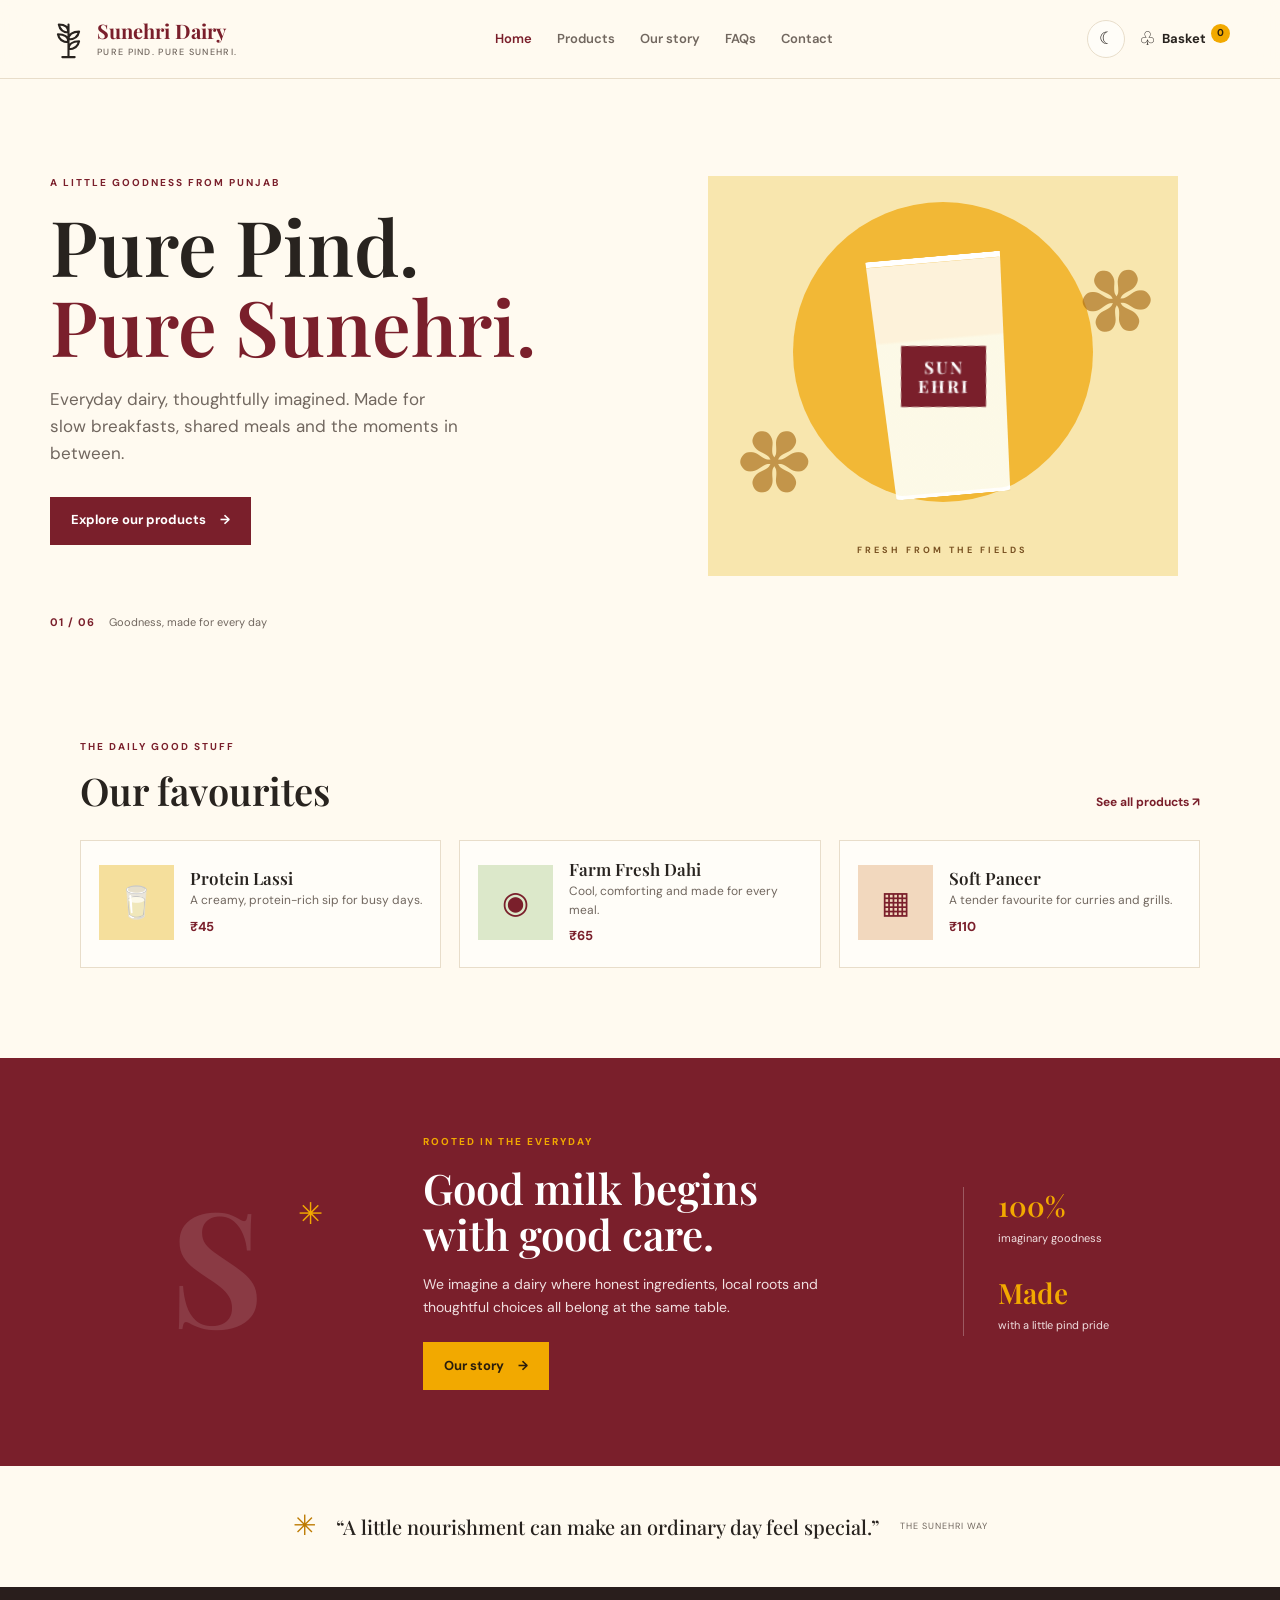
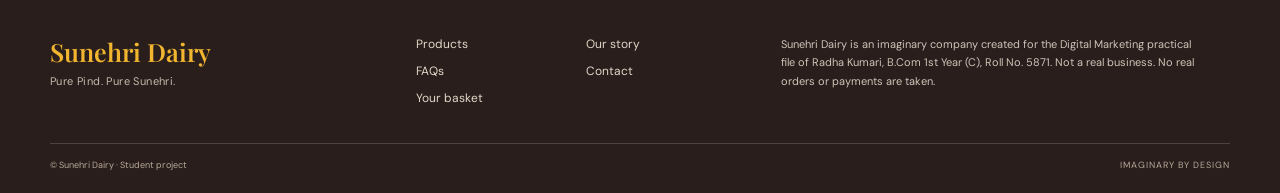
<file: index.html>
<!doctype html>
<html lang="en">
<head>
  <meta charset="utf-8">
  <meta name="viewport" content="width=device-width, initial-scale=1">
  <meta name="description" content="Meet Sunehri Dairy: fresh, nourishing dairy inspired by Punjab.">
  <title>Sunehri Dairy | Pure Pind. Pure Sunehri.</title>
  <link rel="stylesheet" href="style.css">
  <script src="script.js" defer></script>
</head>
<body>
  <div id="site-header"></div>
  <main>
    <section class="hero">
      <div class="hero-copy">
        <p class="eyebrow">A little goodness from Punjab</p>
        <h1>Pure Pind.<br><span>Pure Sunehri.</span></h1>
        <p>Everyday dairy, thoughtfully imagined. Made for slow breakfasts, shared meals and the moments in between.</p>
        <a class="button button-dark" href="products.html">Explore our products <span aria-hidden="true">&#8594;</span></a>
      </div>
      <div class="hero-art" aria-label="Illustration of a golden glass of milk surrounded by wheat" role="img">
        <span class="sun-disc"></span><span class="art-wheat wheat-one">&#10045;</span><span class="art-wheat wheat-two">&#10045;</span>
        <div class="milk-glass"><span class="glass-label">SUN<br>EHRI</span></div>
        <span class="art-caption">FRESH FROM THE FIELDS</span>
      </div>
      <div class="hero-note"><strong>01 / 06</strong><span>Goodness, made for every day</span></div>
    </section>
    <section class="home-products section-wrap">
      <div class="section-heading"><div><p class="eyebrow">The daily good stuff</p><h2>Our favourites</h2></div><a class="text-link" href="products.html">See all products <span aria-hidden="true">&#8599;</span></a></div>
      <div class="featured-grid" id="featured-products"></div>
    </section>
    <section class="farm-band">
      <div class="farm-mark">S<span>✳</span></div>
      <div><p class="eyebrow">Rooted in the everyday</p><h2>Good milk begins<br>with good care.</h2><p>We imagine a dairy where honest ingredients, local roots and thoughtful choices all belong at the same table.</p><a class="button button-light" href="about.html">Our story <span aria-hidden="true">&#8594;</span></a></div>
      <div class="farm-stats"><div><strong>100%</strong><span>imaginary goodness</span></div><div><strong>Made</strong><span>with a little pind pride</span></div></div>
    </section>
    <section class="quote-strip"><span class="quote-sun">✳</span><p>“A little nourishment can make an ordinary day feel special.”</p><span class="quote-credit">THE SUNEHRI WAY</span></section>
  </main>
  <div id="site-footer"></div>
</body>
</html>
</file>
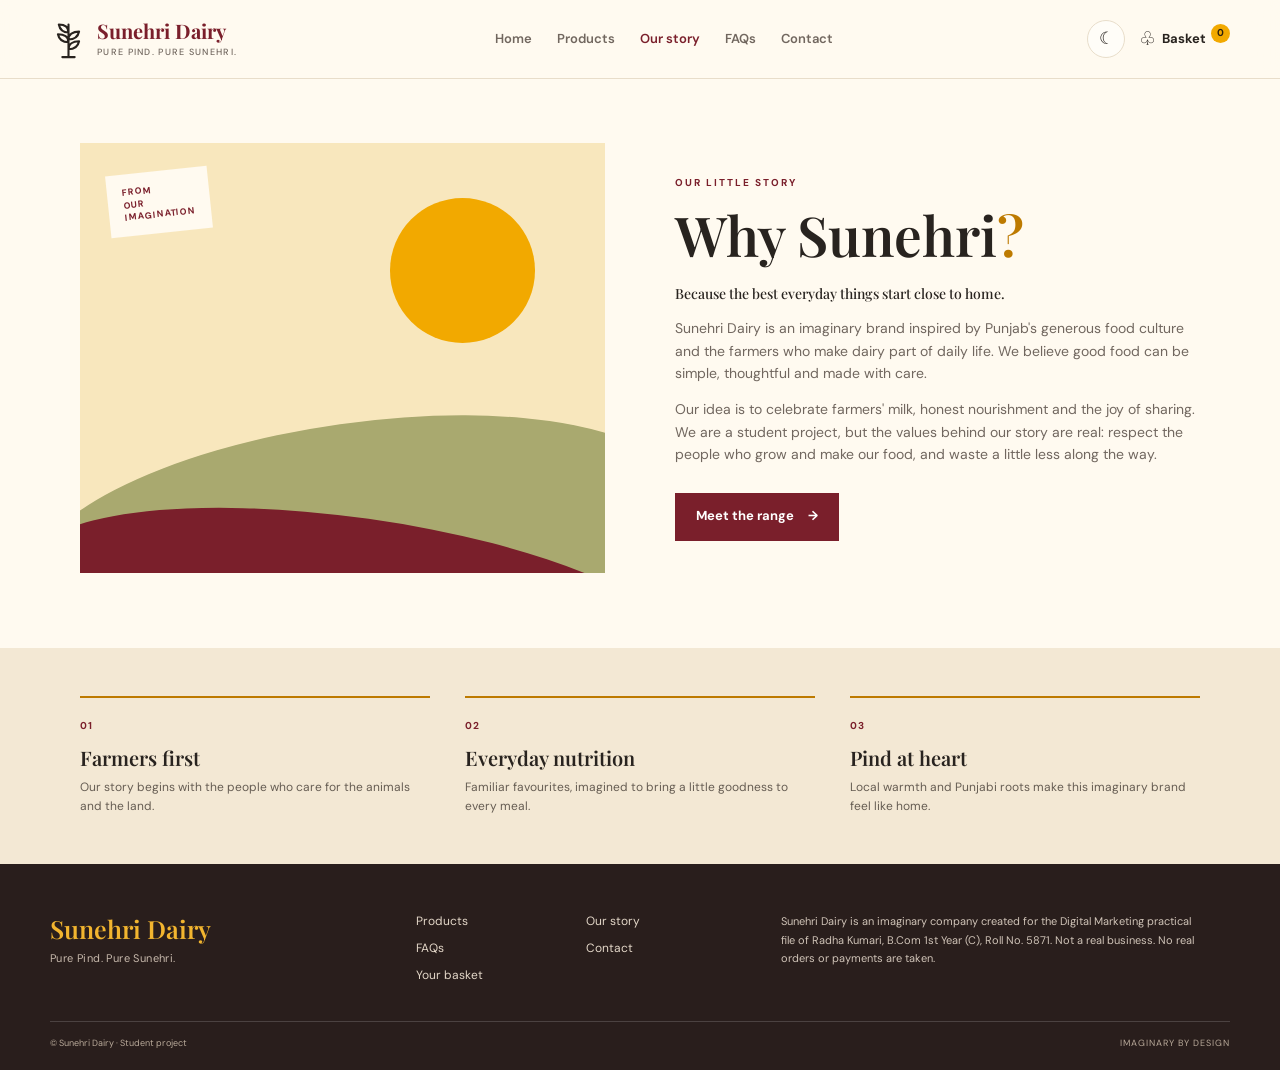
<file: about.html>
<!doctype html>
<html lang="en"><head><meta charset="utf-8"><meta name="viewport" content="width=device-width, initial-scale=1"><title>Our Story | Sunehri Dairy</title><link rel="stylesheet" href="style.css"><script src="script.js" defer></script></head>
<body><div id="site-header"></div><main class="page-main"><section class="story-hero"><div class="story-visual" role="img" aria-label="Illustrated Punjab fields at sunrise"><div class="story-sun"></div><div class="field field-back"></div><div class="field field-front"></div><span class="story-stamp">FROM<br>OUR<br>IMAGINATION</span></div><div class="story-copy"><p class="eyebrow">Our little story</p><h1>Why Sunehri<span class="title-dot">?</span></h1><p class="story-lead">Because the best everyday things start close to home.</p><p>Sunehri Dairy is an imaginary brand inspired by Punjab's generous food culture and the farmers who make dairy part of daily life. We believe good food can be simple, thoughtful and made with care.</p><p>Our idea is to celebrate farmers' milk, honest nourishment and the joy of sharing. We are a student project, but the values behind our story are real: respect the people who grow and make our food, and waste a little less along the way.</p><a class="button button-dark" href="products.html">Meet the range <span aria-hidden="true">&#8594;</span></a></div></section><section class="values-band"><div><span class="value-number">01</span><h2>Farmers first</h2><p>Our story begins with the people who care for the animals and the land.</p></div><div><span class="value-number">02</span><h2>Everyday nutrition</h2><p>Familiar favourites, imagined to bring a little goodness to every meal.</p></div><div><span class="value-number">03</span><h2>Pind at heart</h2><p>Local warmth and Punjabi roots make this imaginary brand feel like home.</p></div></section></main><div id="site-footer"></div></body></html>
</file>
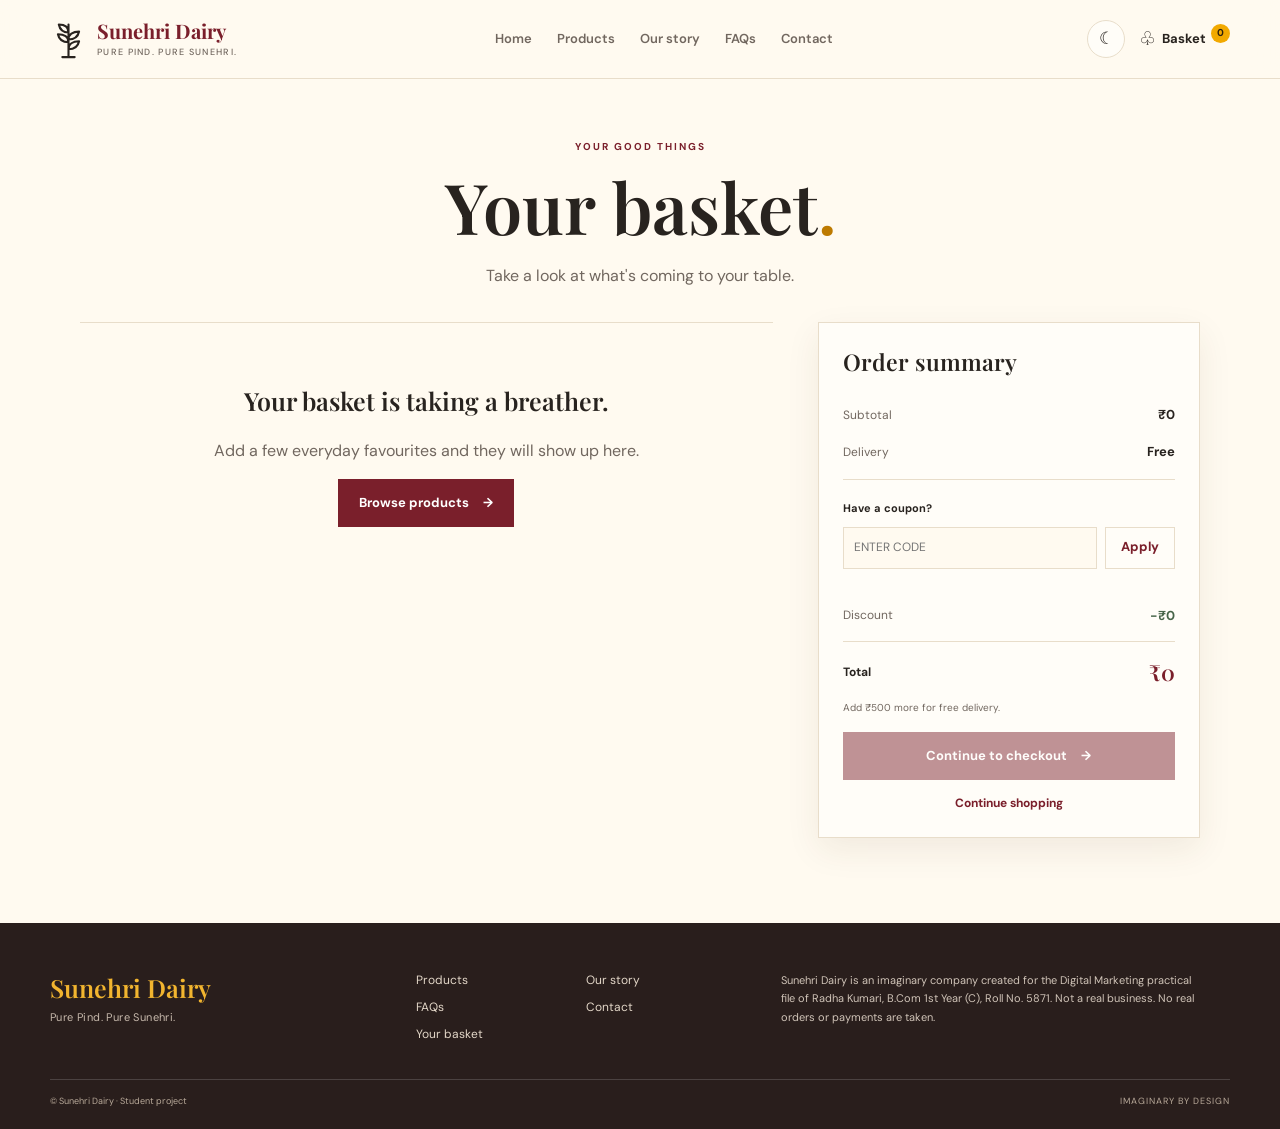
<file: cart.html>
<!doctype html>
<html lang="en"><head><meta charset="utf-8"><meta name="viewport" content="width=device-width, initial-scale=1"><title>Your Basket | Sunehri Dairy</title><link rel="stylesheet" href="style.css"><script src="script.js" defer></script></head>
<body><div id="site-header"></div><main class="page-main"><section class="page-intro compact-intro"><p class="eyebrow">Your good things</p><h1>Your basket<span class="title-dot">.</span></h1><p>Take a look at what's coming to your table.</p></section>
  <section class="cart-layout section-wrap"><div class="cart-items" id="cart-items" aria-live="polite"></div><aside class="order-summary"><h2>Order summary</h2><div class="summary-line"><span>Subtotal</span><strong id="cart-subtotal">₹0</strong></div><div class="summary-line"><span>Delivery</span><strong id="cart-delivery">₹0</strong></div><div class="coupon-area"><label for="coupon-code">Have a coupon?</label><div class="coupon-entry"><input id="coupon-code" type="text" placeholder="Enter code" autocomplete="off"><button id="apply-coupon" class="button button-outline" type="button">Apply</button></div><p class="form-message" id="coupon-message" aria-live="polite"></p></div><div class="summary-line discount-line" id="discount-row" hidden><span>Discount</span><strong id="cart-discount">−₹0</strong></div><div class="summary-line total-line"><span>Total</span><strong id="cart-total">₹0</strong></div><p class="delivery-note" id="delivery-note">Delivery is free on orders of ₹500 or more.</p><a class="button button-dark full-button" id="checkout-link" href="checkout.html">Continue to checkout <span aria-hidden="true">&#8594;</span></a><a class="continue-link" href="products.html">Continue shopping</a></aside></section>
</main><div id="site-footer"></div></body></html>
</file>
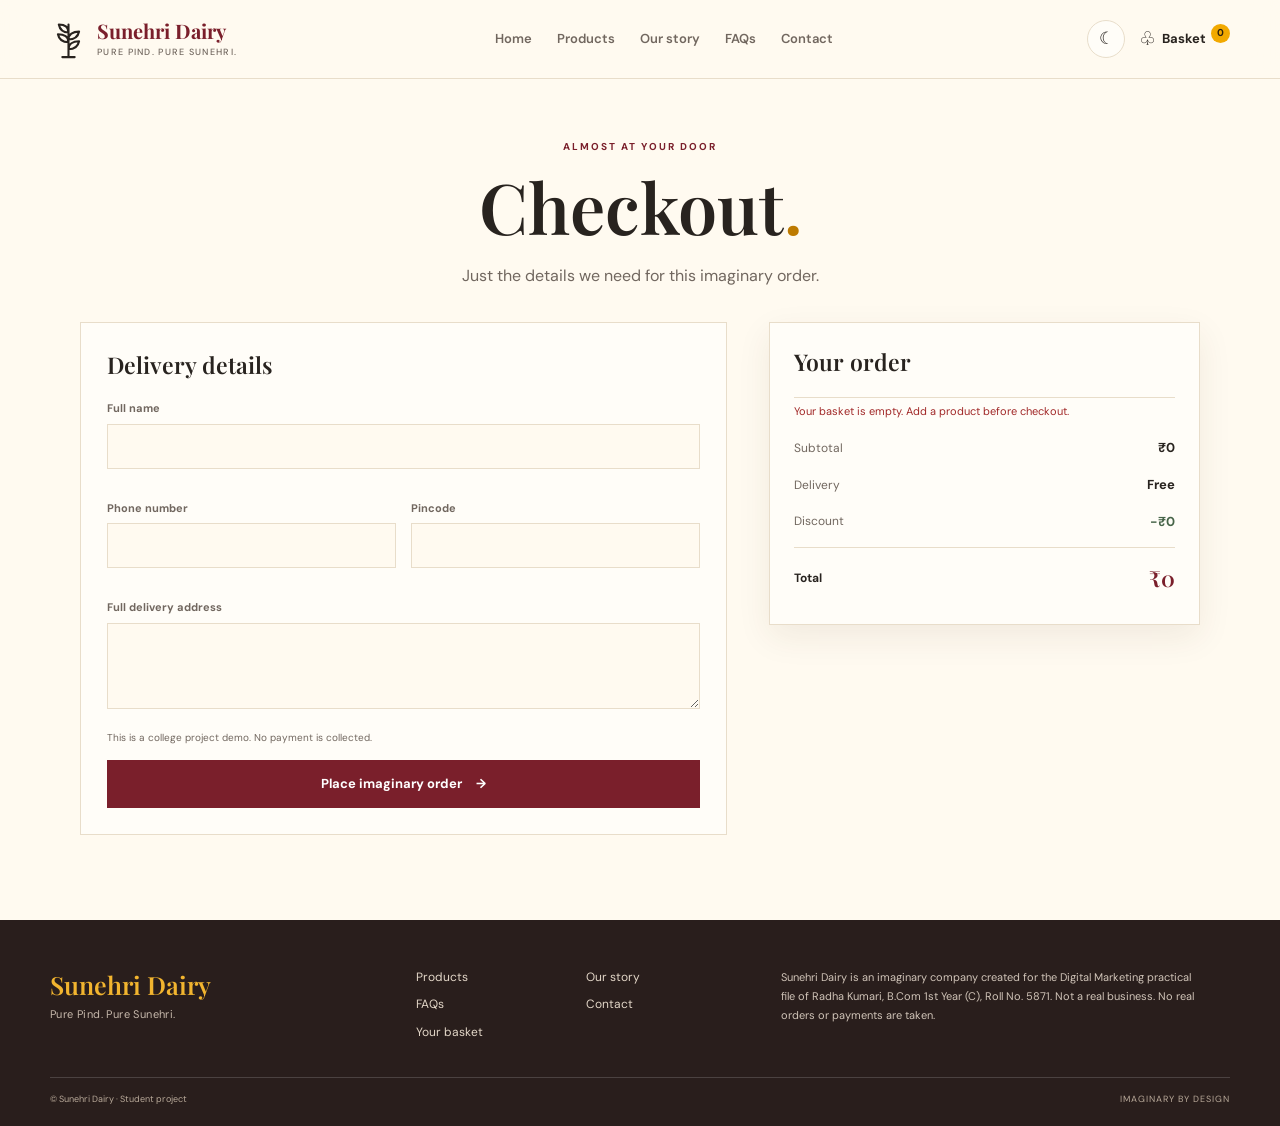
<file: checkout.html>
<!doctype html>
<html lang="en"><head><meta charset="utf-8"><meta name="viewport" content="width=device-width, initial-scale=1"><title>Checkout | Sunehri Dairy</title><link rel="stylesheet" href="style.css"><script src="script.js" defer></script></head>
<body><div id="site-header"></div><main class="page-main"><section class="page-intro compact-intro"><p class="eyebrow">Almost at your door</p><h1>Checkout<span class="title-dot">.</span></h1><p>Just the details we need for this imaginary order.</p></section>
  <section class="checkout-layout section-wrap" id="checkout-content"><form class="checkout-form" id="checkout-form" novalidate><h2>Delivery details</h2><div class="form-grid"><label class="form-field span-two">Full name<input name="name" type="text" autocomplete="name" required><small class="field-error" data-error="name"></small></label><label class="form-field">Phone number<input name="phone" type="tel" inputmode="numeric" autocomplete="tel" maxlength="10" required><small class="field-error" data-error="phone"></small></label><label class="form-field">Pincode<input name="pincode" type="text" inputmode="numeric" autocomplete="postal-code" maxlength="6" required><small class="field-error" data-error="pincode"></small></label><label class="form-field span-two">Full delivery address<textarea name="address" rows="3" autocomplete="street-address" required></textarea><small class="field-error" data-error="address"></small></label></div><p class="secure-note">This is a college project demo. No payment is collected.</p><button class="button button-dark full-button" type="submit">Place imaginary order <span aria-hidden="true">&#8594;</span></button></form><aside class="order-summary checkout-summary"><h2>Your order</h2><div id="checkout-items"></div><div class="summary-line"><span>Subtotal</span><strong id="checkout-subtotal">₹0</strong></div><div class="summary-line"><span>Delivery</span><strong id="checkout-delivery">₹0</strong></div><div class="summary-line discount-line" id="checkout-discount-row" hidden><span>Discount</span><strong id="checkout-discount">−₹0</strong></div><div class="summary-line total-line"><span>Total</span><strong id="checkout-total">₹0</strong></div></aside></section>
  <section class="confirmation section-wrap" id="confirmation" hidden aria-live="polite"><div class="confirmation-symbol">&#10003;</div><p class="eyebrow">Order noted with thanks</p><h1>That's a wrap!</h1><p>Your demo order number is <strong id="order-number"></strong>.</p><p class="confirmation-note">This is a project demonstration only. No real order has been placed and no payment was taken.</p><a class="button button-dark" href="products.html">Back to the good stuff <span aria-hidden="true">&#8594;</span></a></section>
</main><div id="site-footer"></div></body></html>
</file>
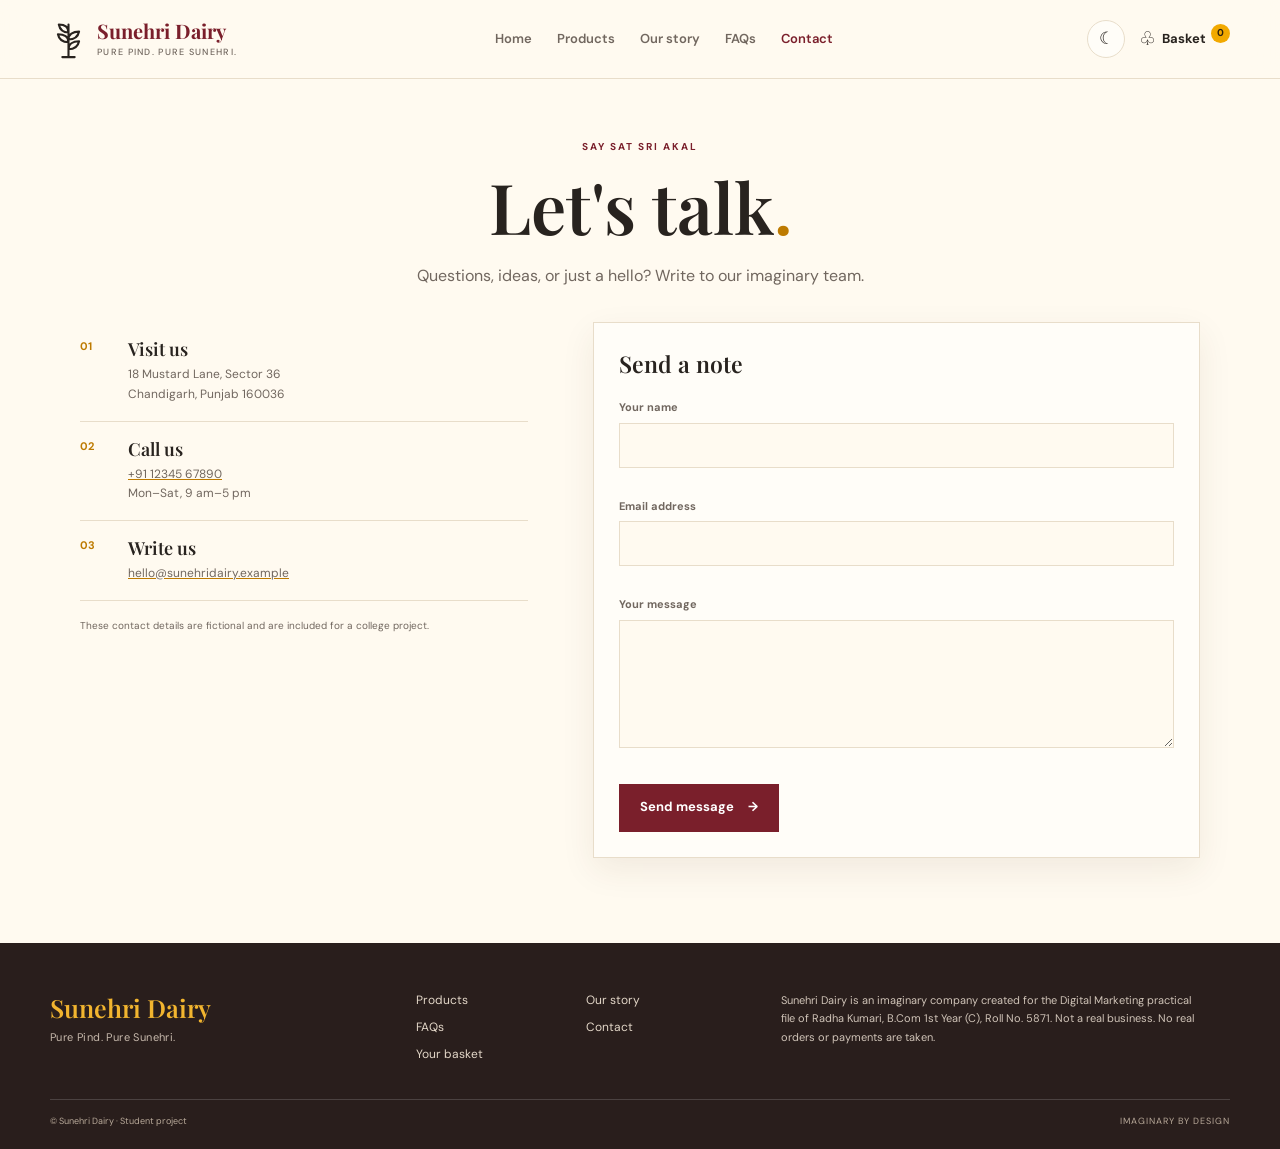
<file: contact.html>
<!doctype html>
<html lang="en"><head><meta charset="utf-8"><meta name="viewport" content="width=device-width, initial-scale=1"><title>Contact | Sunehri Dairy</title><link rel="stylesheet" href="style.css"><script src="script.js" defer></script></head>
<body><div id="site-header"></div><main class="page-main"><section class="page-intro compact-intro"><p class="eyebrow">Say sat sri akal</p><h1>Let's talk<span class="title-dot">.</span></h1><p>Questions, ideas, or just a hello? Write to our imaginary team.</p></section><section class="contact-layout section-wrap"><div class="contact-details"><div class="contact-card"><span class="contact-icon">01</span><h2>Visit us</h2><p>18 Mustard Lane, Sector 36<br>Chandigarh, Punjab 160036</p></div><div class="contact-card"><span class="contact-icon">02</span><h2>Call us</h2><p><a href="tel:+911234567890">+91 12345 67890</a><br>Mon–Sat, 9 am–5 pm</p></div><div class="contact-card"><span class="contact-icon">03</span><h2>Write us</h2><p><a href="mailto:hello@sunehridairy.example">hello@sunehridairy.example</a></p></div><p class="fake-address-note">These contact details are fictional and are included for a college project.</p></div><form class="contact-form" id="contact-form" novalidate><h2>Send a note</h2><label class="form-field">Your name<input name="name" type="text" autocomplete="name" required><small class="field-error" data-error="name"></small></label><label class="form-field">Email address<input name="email" type="email" autocomplete="email" required><small class="field-error" data-error="email"></small></label><label class="form-field">Your message<textarea name="message" rows="5" required></textarea><small class="field-error" data-error="message"></small></label><p class="form-message success-message" id="contact-success" role="status" hidden></p><button class="button button-dark" type="submit">Send message <span aria-hidden="true">&#8594;</span></button></form></section></main><div id="site-footer"></div></body></html>
</file>
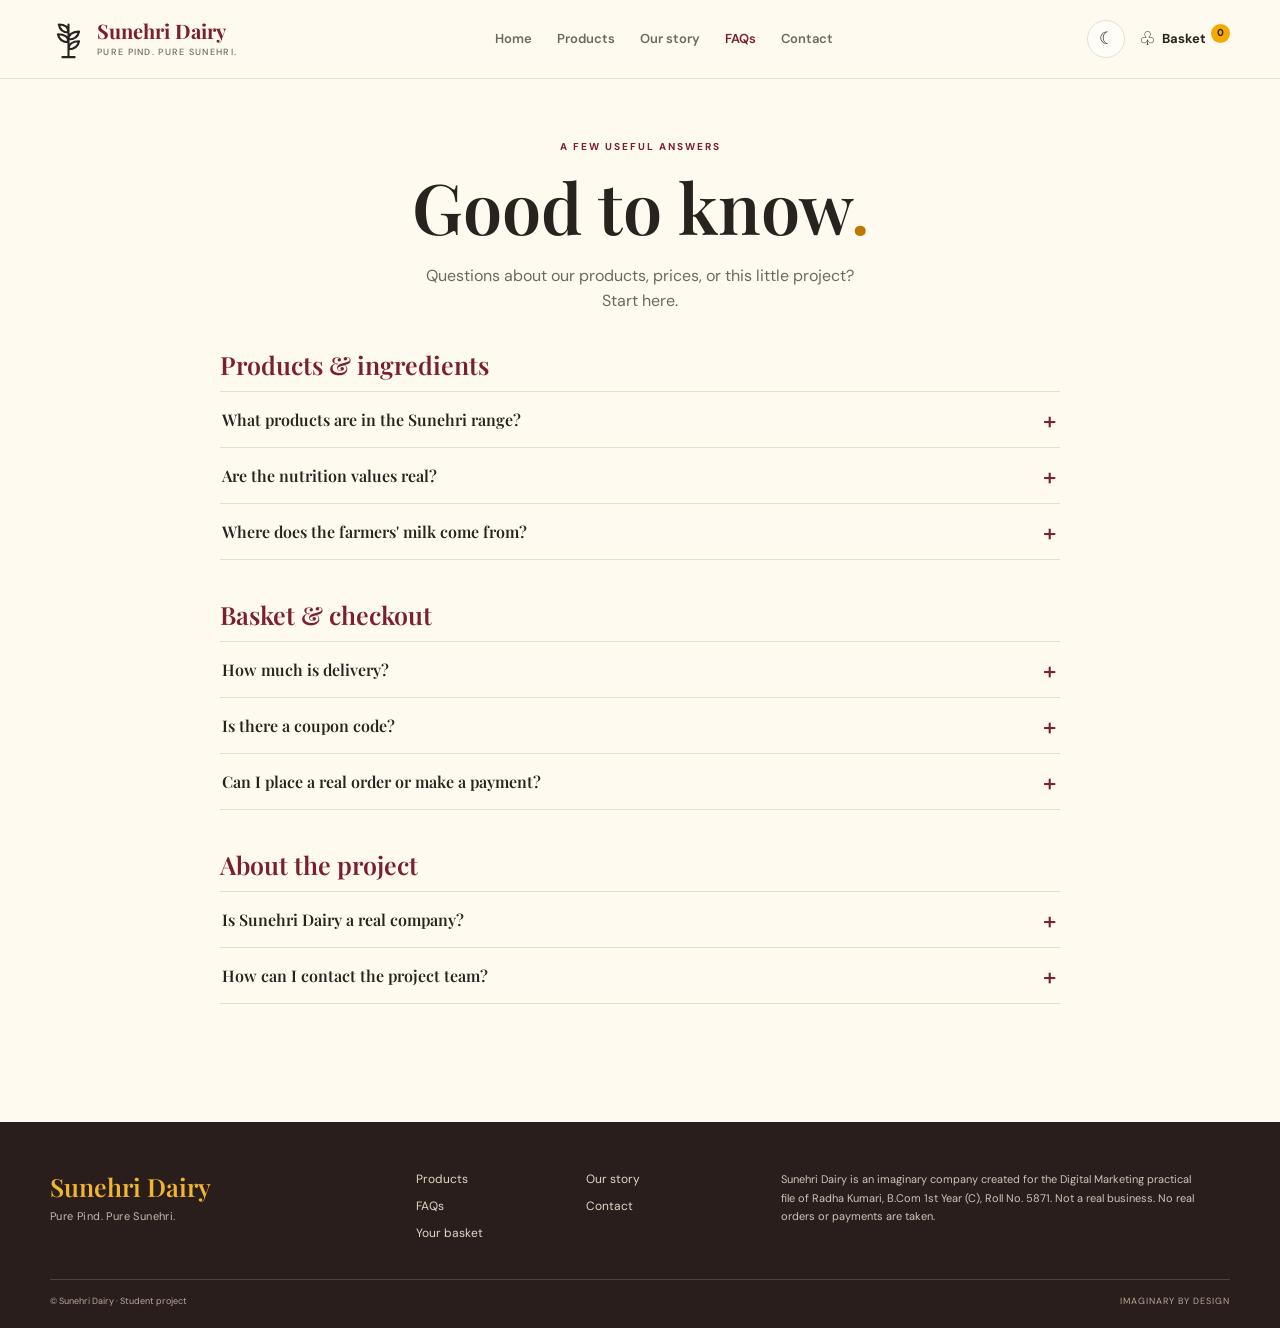
<file: faq.html>
<!doctype html>
<html lang="en">
<head><meta charset="utf-8"><meta name="viewport" content="width=device-width, initial-scale=1"><meta name="description" content="Answers to common questions about the imaginary Sunehri Dairy project."><title>FAQs | Sunehri Dairy</title><link rel="stylesheet" href="style.css"><script src="script.js" defer></script></head>
<body><div id="site-header"></div><main class="page-main"><section class="page-intro compact-intro"><p class="eyebrow">A few useful answers</p><h1>Good to know<span class="title-dot">.</span></h1><p>Questions about our products, prices, or this little project? Start here.</p></section>
  <section class="faq-list" aria-label="Frequently asked questions">
    <div class="faq-group"><h2>Products & ingredients</h2>
      <details class="faq-item"><summary>What products are in the Sunehri range?</summary><p>Our imaginary range includes Protein Lassi in Sweet, Masala, and Mango flavours, Farm Fresh Dahi, Mango Dahi, Soft Paneer, Desi Ghee, and Flavoured Milk. Browse the <a href="products.html">products page</a> for the current project prices.</p></details>
      <details class="faq-item"><summary>Are the nutrition values real?</summary><p>No. The Protein Lassi nutrition table contains invented values for this college project. It is not a real food label or dietary advice.</p></details>
      <details class="faq-item"><summary>Where does the farmers' milk come from?</summary><p>Sunehri Dairy is an imaginary company. Our story celebrates farmers and Punjab's dairy culture, but we do not source, make, or sell real products.</p></details>
    </div>
    <div class="faq-group"><h2>Basket & checkout</h2>
      <details class="faq-item"><summary>How much is delivery?</summary><p>The demo delivery fee is ₹40 on orders under ₹500. Delivery is shown as free for orders of ₹500 or more.</p></details>
      <details class="faq-item"><summary>Is there a coupon code?</summary><p>Enter PUNJAB10 in the basket to apply a 10% demo discount to the item subtotal.</p></details>
      <details class="faq-item"><summary>Can I place a real order or make a payment?</summary><p>No. This website is a student project with no backend or payment service. Checkout only creates an imaginary confirmation in your browser; no real order is sent.</p></details>
    </div>
    <div class="faq-group"><h2>About the project</h2>
      <details class="faq-item"><summary>Is Sunehri Dairy a real company?</summary><p>No. The company, products, prices, address, and phone number are fictional and created for a Digital Marketing practical file.</p></details>
      <details class="faq-item"><summary>How can I contact the project team?</summary><p>Use the contact form on our <a href="contact.html">contact page</a>. It saves the demo message only in this browser.</p></details>
    </div>
  </section>
</main><div id="site-footer"></div></body></html>
</file>
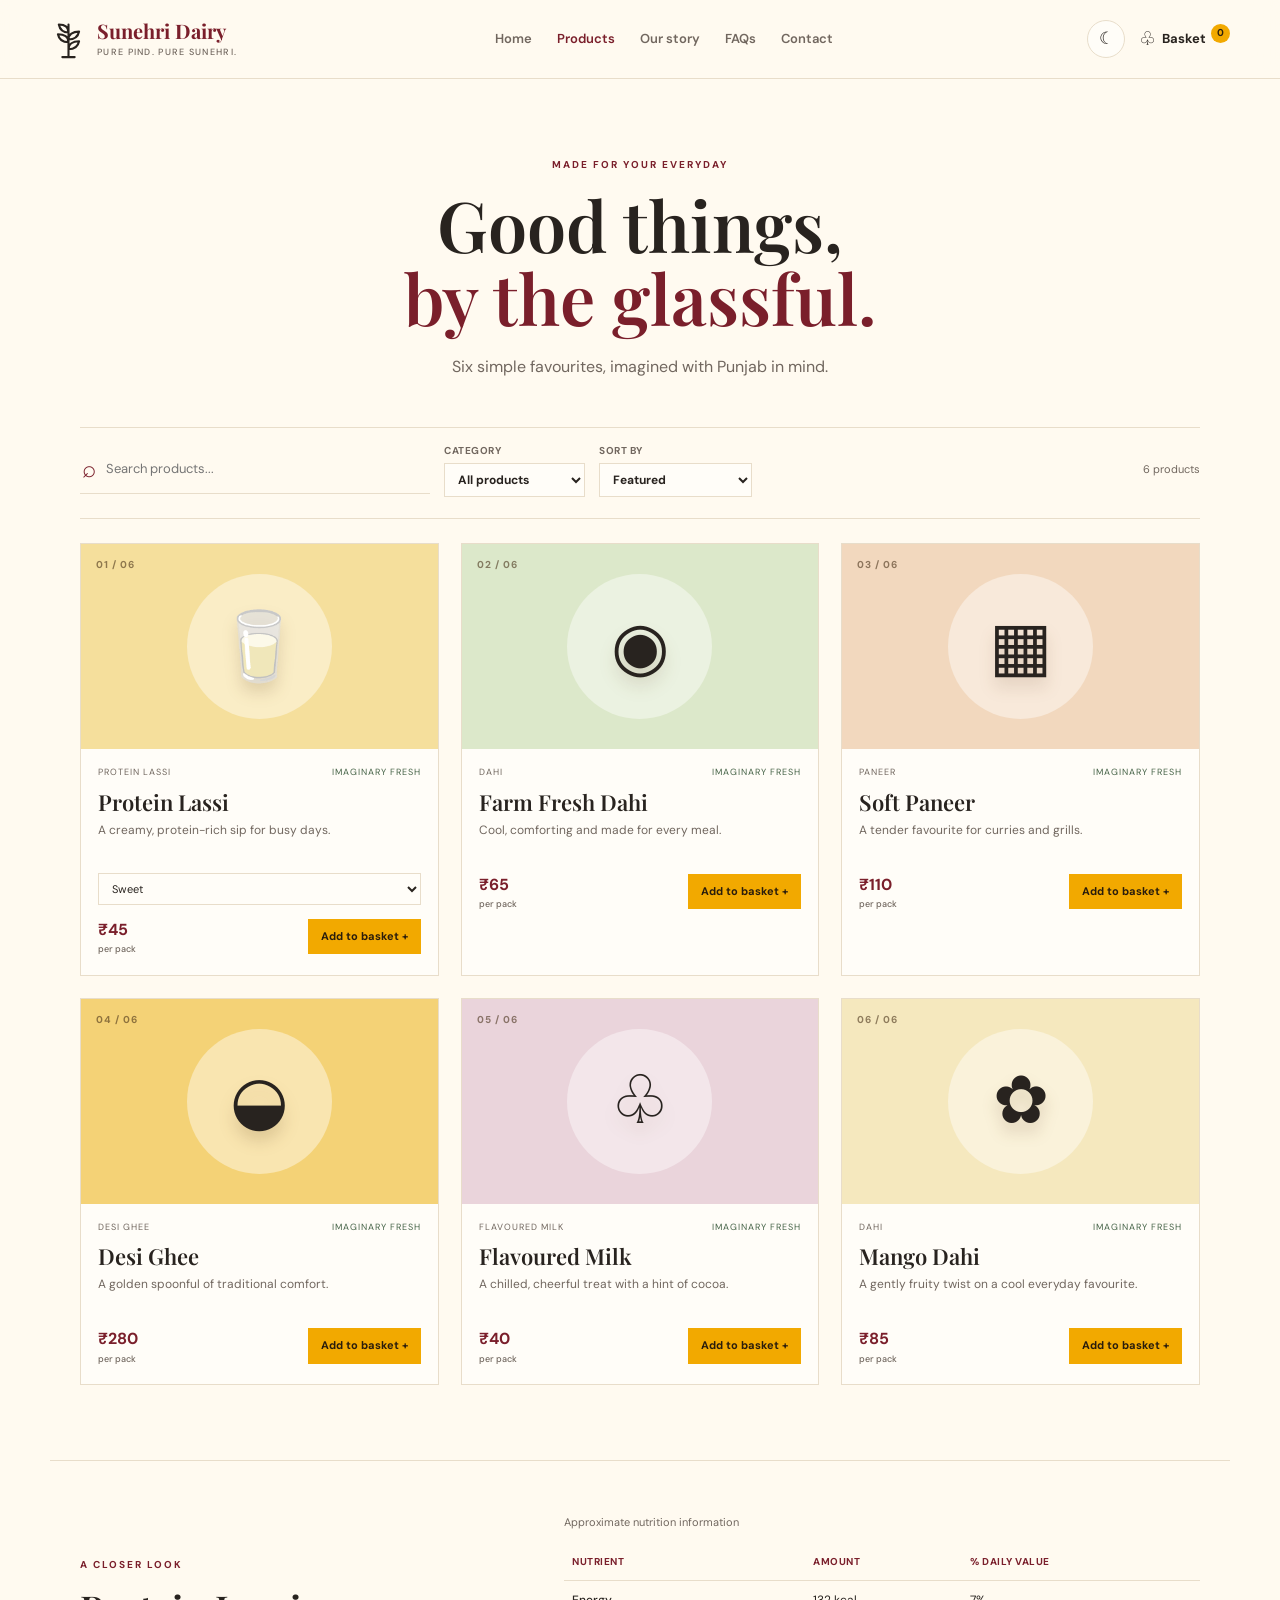
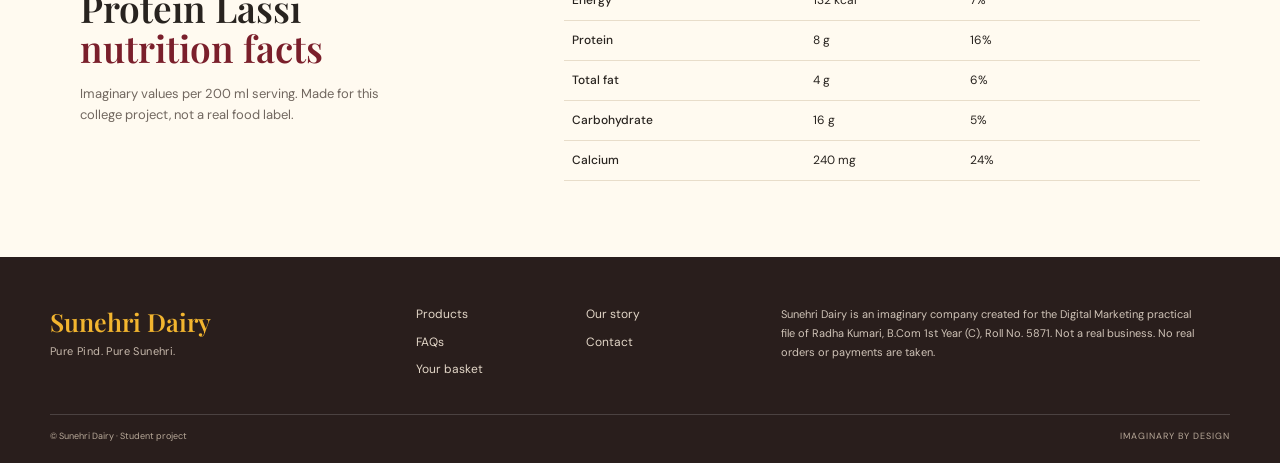
<file: products.html>
<!doctype html>
<html lang="en">
<head><meta charset="utf-8"><meta name="viewport" content="width=device-width, initial-scale=1"><meta name="description" content="Shop the Sunehri Dairy imaginary product range."><title>Our Products | Sunehri Dairy</title><link rel="stylesheet" href="style.css"><script src="script.js" defer></script></head>
<body><div id="site-header"></div><main class="page-main">
  <section class="page-intro product-intro"><p class="eyebrow">Made for your everyday</p><h1>Good things,<br><em>by the glassful.</em></h1><p>Six simple favourites, imagined with Punjab in mind.</p></section>
  <section class="catalog section-wrap">
    <div class="catalog-toolbar"><label class="search-box"><span class="visually-hidden">Search products</span><span aria-hidden="true">⌕</span><input id="product-search" type="search" placeholder="Search products..."></label>
      <label class="select-label">Category<select id="category-filter"><option value="all">All products</option><option value="lassi">Protein Lassi</option><option value="dahi">Dahi</option><option value="paneer">Paneer</option><option value="ghee">Desi Ghee</option><option value="milk">Flavoured Milk</option></select></label>
      <label class="select-label">Sort by<select id="price-sort"><option value="default">Featured</option><option value="low">Price: low to high</option><option value="high">Price: high to low</option></select></label>
      <p class="result-count" id="result-count" aria-live="polite"></p>
    </div>
    <div class="product-grid" id="product-list"></div><p class="empty-state" id="no-products" hidden>No products match that search. Try another word.</p>
  </section>
  <section class="nutrition section-wrap"><div class="nutrition-title"><p class="eyebrow">A closer look</p><h2>Protein Lassi<br><em>nutrition facts</em></h2><p>Imaginary values per 200 ml serving. Made for this college project, not a real food label.</p></div><div class="nutrition-table-wrap"><table class="nutrition-table"><caption>Approximate nutrition information</caption><thead><tr><th scope="col">Nutrient</th><th scope="col">Amount</th><th scope="col">% Daily value</th></tr></thead><tbody><tr><th scope="row">Energy</th><td>132 kcal</td><td>7%</td></tr><tr><th scope="row">Protein</th><td>8 g</td><td>16%</td></tr><tr><th scope="row">Total fat</th><td>4 g</td><td>6%</td></tr><tr><th scope="row">Carbohydrate</th><td>16 g</td><td>5%</td></tr><tr><th scope="row">Calcium</th><td>240 mg</td><td>24%</td></tr></tbody></table></div></section>
</main><div id="site-footer"></div></body></html>
</file>
<file: style.css>
@import url('https://fonts.googleapis.com/css2?family=DM+Sans:wght@400;500;600;700&family=Playfair+Display:wght@500;600;700&display=swap');

:root{color-scheme:light;--gold:#f2a900;--gold-deep:#bd7a00;--maroon:#7a1f2b;--maroon-dark:#51131c;--ink:#28231f;--muted:#71675f;--paper:#fffaf0;--surface:#fffdf8;--line:#e8ddca;--green:#466448;--shadow:0 12px 32px rgba(78,48,20,.08);font-family:'DM Sans',sans-serif;font-synthesis:none;text-rendering:optimizeLegibility}
:root[data-theme="dark"]{color-scheme:dark;--ink:#f8f0e2;--muted:#c0b3a2;--paper:#201b19;--surface:#2a2421;--line:#4a3e36;--maroon:#d4777c;--maroon-dark:#f3a5a7;--gold:#ffc642;--gold-deep:#ffd776;--green:#a4c99d;--shadow:0 12px 32px rgba(0,0,0,.2)}
*{box-sizing:border-box}html{scroll-behavior:smooth}body{margin:0;background:var(--paper);color:var(--ink);font-size:16px;line-height:1.6}a{color:inherit}button,input,select,textarea{font:inherit}button,a,input,select,textarea{ -webkit-tap-highlight-color:transparent}button{color:inherit}img,svg{max-width:100%} :focus-visible{outline:3px solid var(--gold-deep);outline-offset:3px}::selection{background:var(--gold);color:#281c13}.visually-hidden{position:absolute;width:1px;height:1px;padding:0;margin:-1px;overflow:hidden;clip:rect(0,0,0,0);white-space:nowrap;border:0}
.site-header{position:sticky;z-index:20;top:0;background:color-mix(in srgb,var(--paper) 94%,transparent);backdrop-filter:blur(14px);border-bottom:1px solid var(--line)}.nav-shell{height:78px;max-width:1240px;padding:0 30px;margin:auto;display:flex;align-items:center;gap:32px}.brand{display:flex;align-items:center;gap:10px;text-decoration:none;min-width:190px}.brand-mark{width:37px;height:43px;display:block}.brand-name{font-family:'Playfair Display',serif;color:var(--maroon);font-weight:700;font-size:20px;line-height:1.05}.brand-name small{display:block;color:var(--muted);font:500 9px 'DM Sans',sans-serif;letter-spacing:1.3px;margin-top:5px}.main-nav{display:flex;align-items:center;justify-content:center;gap:25px;flex:1}.main-nav a,.nav-action{font-size:13px;font-weight:600;text-decoration:none;color:var(--muted);transition:color .2s}.main-nav a:hover,.main-nav a[aria-current="page"]{color:var(--maroon)}.nav-tools{display:flex;align-items:center;gap:14px}.icon-button{width:38px;height:38px;border:1px solid var(--line);border-radius:50%;display:grid;place-items:center;background:var(--surface);cursor:pointer;font-size:17px}.cart-link{position:relative;text-decoration:none;font-size:13px;font-weight:700}.cart-icon{font-size:19px;vertical-align:-2px;margin-right:3px}.cart-badge{display:inline-grid;place-items:center;min-width:19px;height:19px;padding:0 4px;border-radius:20px;background:var(--gold);color:#2c200e;font-size:10px;font-weight:700;vertical-align:top;margin-left:2px}.mobile-menu{display:none}
.hero{max-width:1240px;min-height:580px;padding:74px 30px 60px;margin:auto;display:grid;grid-template-columns:1fr .95fr;align-items:center;position:relative}.hero-copy{padding:10px 0 42px;max-width:510px;animation:rise .65s ease both}.eyebrow{text-transform:uppercase;letter-spacing:2px;font-size:10px;font-weight:700;color:var(--maroon);margin:0 0 15px}.hero h1,.page-intro h1,.story-copy h1,.confirmation h1{font:600 clamp(48px,6vw,78px)/1.04 'Playfair Display',serif;letter-spacing:0;margin:0 0 20px}.hero h1 span,.page-intro h1 em,.nutrition-title h2 em{color:var(--maroon);font-style:normal}.hero-copy>p:not(.eyebrow){font-size:17px;max-width:415px;color:var(--muted);margin:0 0 29px}.button{min-height:48px;display:inline-flex;justify-content:center;align-items:center;gap:14px;padding:0 20px;border:1px solid transparent;text-decoration:none;font-weight:700;font-size:13px;cursor:pointer;transition:transform .18s,background .18s,color .18s}.button:hover{transform:translateY(-2px)}.button-dark{background:var(--maroon);color:#fff}.button-dark:hover{background:var(--maroon-dark)}.button-light{background:var(--gold);color:#2a1d0c}.button-outline{background:transparent;color:var(--maroon);border-color:var(--line);min-height:42px;padding:0 15px}.hero-art{height:400px;max-width:470px;width:100%;justify-self:center;position:relative;background:#f8e6ae;overflow:hidden;display:grid;place-items:center;isolation:isolate}.sun-disc{position:absolute;width:300px;height:300px;border-radius:50%;background:#f2b836;top:26px;left:calc(50% - 150px);z-index:-1}.milk-glass{height:240px;width:150px;position:relative;display:grid;place-items:center;background:linear-gradient(to bottom,rgba(255,255,255,.82) 0 33%,rgba(252,252,238,.96) 34% 100%);border:4px solid rgba(255,255,255,.88);border-top:6px solid white;border-radius:10px 10px 26px 26px;transform:rotate(-5deg);box-shadow:18px 22px 40px rgba(115,72,17,.18);clip-path:polygon(5% 0,95% 0,88% 100%,12% 100%)}.glass-label{background:var(--maroon);color:#fff;text-align:center;padding:12px 17px;font:700 17px/1.1 'Playfair Display',serif;letter-spacing:2px;transform:rotate(5deg)}.art-wheat{position:absolute;color:#a86b15;font-size:90px;opacity:.65}.wheat-one{left:30px;bottom:40px;transform:rotate(-30deg)}.wheat-two{right:25px;top:55px;transform:rotate(28deg)}.art-caption{position:absolute;bottom:19px;left:0;right:0;text-align:center;color:#795222;letter-spacing:3px;font-size:9px;font-weight:700}.hero-note{position:absolute;left:30px;bottom:27px;display:flex;gap:14px;align-items:center;color:var(--muted);font-size:11px}.hero-note strong{color:var(--maroon);letter-spacing:1px}.section-wrap{max-width:1180px;padding-left:30px;padding-right:30px;margin:0 auto}.home-products{padding-top:80px;padding-bottom:90px}.section-heading{display:flex;align-items:end;justify-content:space-between;margin-bottom:28px}.section-heading h2,.nutrition-title h2{font:600 38px/1.1 'Playfair Display',serif;margin:0}.text-link,.continue-link{font-size:12px;text-decoration:none;font-weight:700;color:var(--maroon)}.featured-grid{display:grid;grid-template-columns:repeat(3,1fr);gap:18px}.mini-product{padding:17px 18px 19px;background:var(--surface);border:1px solid var(--line);display:flex;align-items:center;gap:16px;min-width:0}.mini-art{width:75px;height:75px;flex:none;display:grid;place-items:center;background:#f8e7bd;font-size:31px;color:var(--maroon)}.mini-product h3{font:600 17px 'Playfair Display',serif;margin:0}.mini-product p{font-size:12px;color:var(--muted);margin:2px 0}.mini-product strong{font-size:13px;color:var(--maroon)}.farm-band{background:var(--maroon);color:#fff;padding:76px max(30px,calc((100vw - 1180px)/2));display:grid;grid-template-columns:1fr 1.5fr .8fr;gap:40px;align-items:center}.farm-band .eyebrow{color:var(--gold)}.farm-band h2{font:600 42px/1.1 'Playfair Display',serif;margin:0 0 16px}.farm-band p:not(.eyebrow){max-width:440px;color:#f1dfe0;font-size:14px;margin-bottom:24px}.farm-mark{position:relative;font:700 160px/1 'Playfair Display',serif;color:rgba(255,255,255,.12);text-align:center}.farm-mark span{position:absolute;color:var(--gold);font:30px sans-serif;top:14px;right:18%}.farm-stats{border-left:1px solid rgba(255,255,255,.26);padding-left:34px}.farm-stats div+div{margin-top:24px}.farm-stats strong{display:block;font:600 28px 'Playfair Display',serif;color:var(--gold)}.farm-stats span{font-size:11px;color:#f1dfe0}.quote-strip{display:flex;justify-content:center;align-items:center;gap:20px;padding:38px 20px;text-align:center}.quote-sun{font-size:28px;color:var(--gold-deep)}.quote-strip p{font:500 20px 'Playfair Display',serif;margin:0}.quote-credit{font-size:9px;letter-spacing:1px;color:var(--muted)}
.page-main{min-height:65vh}.page-intro{padding:78px 30px 48px;text-align:center}.page-intro h1{font-size:clamp(46px,6vw,70px)}.page-intro>p:last-child{color:var(--muted);margin:0 auto;max-width:460px}.compact-intro{padding-top:60px;padding-bottom:34px}.title-dot{color:var(--gold-deep)}.catalog{padding-bottom:75px}.catalog-toolbar{display:flex;align-items:center;gap:14px;padding:15px 0 21px;border-top:1px solid var(--line);border-bottom:1px solid var(--line);margin-bottom:24px}.search-box{display:flex;align-items:center;gap:8px;flex:1;max-width:350px;border-bottom:1px solid var(--line);padding:4px 2px;color:var(--maroon);font-size:24px}.search-box input{width:100%;border:0;background:transparent;color:var(--ink);font-size:13px;outline:none}.search-box:focus-within{border-color:var(--gold-deep)}.select-label{font-size:10px;letter-spacing:.5px;text-transform:uppercase;font-weight:700;color:var(--muted)}.select-label select{display:block;min-width:135px;margin-top:4px;padding:7px 25px 7px 9px;border:1px solid var(--line);background:var(--surface);color:var(--ink);font-size:12px;text-transform:none;letter-spacing:0}.result-count{margin-left:auto;color:var(--muted);font-size:11px}.product-grid{display:grid;grid-template-columns:repeat(3,minmax(0,1fr));gap:22px}.product-card{background:var(--surface);border:1px solid var(--line);min-width:0;animation:rise .35s ease both}.product-visual{height:205px;display:grid;place-items:center;position:relative;overflow:hidden;background:var(--product-bg,#f8e6b1)}.product-visual:before{content:'';position:absolute;width:145px;height:145px;background:rgba(255,255,255,.42);border-radius:50%}.product-symbol{z-index:1;font-size:67px;filter:drop-shadow(0 10px 8px rgba(90,52,15,.16))}.product-number{position:absolute;top:13px;left:15px;color:rgba(67,44,21,.58);font-size:10px;letter-spacing:1px;font-weight:700}.product-info{padding:16px 17px 18px}.product-meta{display:flex;justify-content:space-between;align-items:center;font-size:9px;text-transform:uppercase;color:var(--muted);letter-spacing:1px}.product-meta span:last-child{color:var(--green)}.product-info h2{font:600 22px 'Playfair Display',serif;margin:7px 0 4px}.product-info>p{font-size:12px;color:var(--muted);margin:0 0 13px;min-height:38px}.product-actions{display:flex;align-items:center;justify-content:space-between;gap:10px}.product-price{font-weight:700;color:var(--maroon);font-size:16px}.product-price small{display:block;color:var(--muted);font-size:9px;font-weight:500}.add-button{padding:9px 13px;border:0;background:var(--gold);color:#2a1d0c;font-size:11px;font-weight:700;cursor:pointer}.add-button:hover{background:var(--gold-deep);color:#fff}.variant-select{width:100%;margin:1px 0 12px;padding:7px 9px;background:var(--surface);border:1px solid var(--line);color:var(--ink);font-size:11px}.empty-state{text-align:center;color:var(--muted);padding:40px}.nutrition{border-top:1px solid var(--line);padding-top:53px;padding-bottom:76px;display:grid;grid-template-columns:.8fr 1.2fr;gap:60px;align-items:center}.nutrition-title h2{font-size:37px;margin-bottom:15px}.nutrition-title>p:last-child{font-size:13px;color:var(--muted);max-width:330px}.nutrition-table{width:100%;border-collapse:collapse;font-size:12px}.nutrition-table caption{text-align:left;color:var(--muted);font-size:11px;margin-bottom:12px}.nutrition-table th,.nutrition-table td{padding:10px 8px;border-bottom:1px solid var(--line);text-align:left}.nutrition-table thead th{color:var(--maroon);font-size:10px;text-transform:uppercase;letter-spacing:.5px}.nutrition-table tbody th{font-weight:500}
.cart-layout{display:grid;grid-template-columns:1.45fr .8fr;gap:45px;padding-bottom:85px;align-items:start}.cart-items{border-top:1px solid var(--line)}.cart-row{display:grid;grid-template-columns:90px 1fr auto;gap:17px;align-items:center;padding:17px 0;border-bottom:1px solid var(--line)}.cart-art{width:90px;height:90px;display:grid;place-items:center;font-size:39px;background:var(--product-bg,#f8e6b1)}.cart-item-name{font:600 19px 'Playfair Display',serif;margin:0 0 3px}.cart-item-variant,.cart-item-price{font-size:11px;color:var(--muted);margin:0}.cart-item-price{color:var(--maroon);font-weight:700;margin-top:5px}.cart-item-controls{display:flex;align-items:center;gap:8px;margin-top:9px}.qty-control{height:29px;display:flex;align-items:center;border:1px solid var(--line)}.qty-control button{height:27px;width:29px;border:0;background:transparent;cursor:pointer}.qty-control span{min-width:22px;text-align:center;font-size:11px}.remove-button{border:0;background:none;color:var(--muted);font-size:10px;text-decoration:underline;cursor:pointer;padding:5px}.cart-row-total{font-weight:700;font-size:13px;align-self:start;padding-top:5px}.empty-cart{padding:40px 10px;text-align:center;color:var(--muted)}.empty-cart h2{font:600 25px 'Playfair Display',serif;color:var(--ink)}.order-summary{background:var(--surface);border:1px solid var(--line);padding:23px 24px;box-shadow:var(--shadow)}.order-summary h2,.checkout-form h2,.contact-form h2{font:600 23px 'Playfair Display',serif;margin:0 0 20px}.summary-line{display:flex;justify-content:space-between;align-items:center;font-size:12px;padding:8px 0;color:var(--muted)}.summary-line strong{color:var(--ink);font-size:13px}.total-line{border-top:1px solid var(--line);margin-top:7px;padding-top:15px;color:var(--ink);font-weight:700}.total-line strong{font:600 22px 'Playfair Display',serif;color:var(--maroon)}.coupon-area{padding:14px 0 7px;border-top:1px solid var(--line);margin-top:8px}.coupon-area>label{font-size:11px;font-weight:700}.coupon-entry{display:flex;gap:8px;margin-top:7px}.coupon-entry input{min-width:0;flex:1;padding:8px 10px;border:1px solid var(--line);background:var(--paper);color:var(--ink);font-size:12px;text-transform:uppercase}.form-message{min-height:17px;margin:5px 0 0;color:#a12828;font-size:11px}.form-message.success{color:var(--green)}.discount-line strong{color:var(--green)}.delivery-note{font-size:10px;color:var(--muted);margin:5px 0 16px}.full-button{width:100%}.continue-link{display:block;text-align:center;margin-top:14px}.checkout-layout{display:grid;grid-template-columns:1.2fr .8fr;gap:42px;align-items:start;padding-bottom:85px}.checkout-form{background:var(--surface);border:1px solid var(--line);padding:26px}.form-grid{display:grid;grid-template-columns:1fr 1fr;gap:15px}.form-field{display:block;font-size:11px;font-weight:700;color:var(--muted)}.form-field input,.form-field textarea{display:block;width:100%;margin-top:6px;padding:11px 12px;border:1px solid var(--line);background:var(--paper);color:var(--ink);font-size:13px;resize:vertical}.span-two{grid-column:span 2}.field-error{display:block;min-height:16px;color:#a12828;font-weight:500;font-size:10px;padding-top:3px}.secure-note{font-size:10px;color:var(--muted);margin:5px 0 14px}.checkout-summary #checkout-items{border-top:1px solid var(--line);margin-bottom:9px}.checkout-item{display:flex;justify-content:space-between;gap:12px;padding:9px 0;border-bottom:1px solid var(--line);font-size:11px}.checkout-item span:last-child{font-weight:700;white-space:nowrap}.confirmation{max-width:700px;text-align:center;padding-top:55px;padding-bottom:100px}.confirmation-symbol{margin:auto auto 18px;width:60px;height:60px;display:grid;place-items:center;background:var(--gold);color:var(--maroon);border-radius:50%;font-size:27px}.confirmation h1{font-size:55px}.confirmation>p{color:var(--muted)}.confirmation>p strong{color:var(--maroon)}.confirmation-note{font-size:12px;margin:0 auto 25px;max-width:420px}
.story-hero{max-width:1180px;padding:64px 30px 75px;margin:auto;display:grid;grid-template-columns:1fr 1fr;gap:70px;align-items:center}.story-visual{height:430px;position:relative;overflow:hidden;background:#f8e7bd}.story-sun{position:absolute;top:55px;right:70px;width:145px;height:145px;background:var(--gold);border-radius:50%}.field{position:absolute;left:-10%;width:125%;border-radius:50%}.field-back{height:230px;bottom:-80px;background:#a9a96f;transform:rotate(-8deg)}.field-front{height:180px;bottom:-125px;background:var(--maroon);transform:rotate(8deg)}.story-stamp{position:absolute;left:28px;top:28px;background:var(--paper);color:var(--maroon);padding:12px 15px;font-size:9px;line-height:1.4;letter-spacing:1px;font-weight:700;transform:rotate(-6deg)}.story-copy h1{font-size:55px}.story-copy p:not(.eyebrow){font-size:14px;color:var(--muted)}.story-copy .story-lead{font:500 20px/1.4 'Playfair Display',serif;color:var(--ink)!important}.story-copy .button{margin-top:13px}.values-band{background:#f3e8d4;display:grid;grid-template-columns:repeat(3,1fr);gap:35px;padding:48px max(30px,calc((100vw - 1120px)/2))}.values-band>div{border-top:2px solid var(--gold-deep);padding-top:13px}.value-number{color:var(--maroon);font-size:10px;letter-spacing:1px;font-weight:700}.values-band h2{font:600 20px 'Playfair Display',serif;margin:7px 0}.values-band p{font-size:12px;color:#665d53;margin:0}.contact-layout{display:grid;grid-template-columns:.85fr 1.15fr;gap:65px;padding-bottom:85px}.contact-card{border-bottom:1px solid var(--line);padding:15px 0 17px;position:relative;padding-left:48px}.contact-icon{position:absolute;left:0;top:16px;color:var(--gold-deep);font-weight:700;font-size:11px}.contact-card h2{font:600 18px 'Playfair Display',serif;margin:0}.contact-card p{font-size:12px;color:var(--muted);margin:4px 0 0}.contact-card a{text-decoration-color:var(--gold-deep)}.fake-address-note{font-size:10px;color:var(--muted);margin-top:17px}.contact-form{padding:25px;background:var(--surface);border:1px solid var(--line);box-shadow:var(--shadow)}.contact-form .form-field{margin:14px 0}.contact-form textarea{min-height:125px}.contact-form .button{margin-top:6px}
.site-footer{background:#291e1c;color:#f6eee0;padding:48px 30px 20px}.footer-inner{max-width:1180px;margin:auto;display:grid;grid-template-columns:1fr 1fr 1.4fr;gap:45px;padding-bottom:35px}.footer-brand{font:600 25px 'Playfair Display',serif;color:#f2b52f}.footer-brand p{font:11px 'DM Sans',sans-serif;color:#c7b9ac;letter-spacing:.4px;margin:6px 0}.footer-links{display:grid;grid-template-columns:1fr 1fr;gap:8px 20px;align-content:start}.footer-links a{font-size:12px;text-decoration:none;color:#e3d7c8}.footer-links a:hover{color:#f2b52f}.footer-disclaimer{font-size:11px;line-height:1.7;color:#d0c4b8;margin:0;max-width:420px}.footer-bottom{max-width:1180px;margin:auto;border-top:1px solid rgba(255,255,255,.16);padding-top:14px;display:flex;justify-content:space-between;color:#b9aa9a;font-size:9px}.footer-bottom span:last-child{letter-spacing:1px}.toast{position:fixed;z-index:50;right:20px;bottom:20px;background:var(--maroon);color:white;padding:12px 17px;font-size:12px;box-shadow:var(--shadow);animation:rise .2s ease both}
@keyframes rise{from{opacity:0;transform:translateY(12px)}to{opacity:1;transform:translateY(0)}}
@media(max-width:850px){.nav-shell{padding:0 20px;gap:12px}.brand{min-width:auto}.main-nav{gap:13px}.main-nav a{font-size:11px}.nav-tools{gap:8px}.hero{padding-left:25px;padding-right:25px;min-height:500px;gap:10px}.hero-art{height:340px}.farm-band{grid-template-columns:.55fr 1.5fr .8fr;gap:23px}.farm-mark{font-size:110px}.product-grid{gap:14px}.product-visual{height:175px}.cart-layout,.checkout-layout{gap:23px}.story-hero{gap:35px}.story-visual{height:370px}.contact-layout{gap:35px}}
@media(max-width:650px){body{font-size:15px}.nav-shell{height:66px;padding:0 16px}.brand-mark{width:31px;height:37px}.brand-name{font-size:18px}.brand-name small{font-size:8px}.mobile-menu{display:grid;margin-left:auto}.main-nav{display:none;position:absolute;top:65px;left:0;right:0;background:var(--paper);border-bottom:1px solid var(--line);padding:13px 20px 19px;grid-template-columns:1fr 1fr;gap:12px}.main-nav.is-open{display:grid}.main-nav a{padding:7px 0;font-size:13px}.nav-tools{margin-left:0}.icon-button{width:34px;height:34px}.cart-link{font-size:0}.cart-icon{font-size:19px}.cart-badge{font-size:9px;min-width:17px;height:17px;margin-left:-7px}.hero{display:flex;flex-direction:column;align-items:stretch;padding:49px 20px 48px;gap:23px}.hero-copy{padding:0;order:0}.hero h1{font-size:51px}.hero-copy>p:not(.eyebrow){font-size:15px}.hero-art{height:280px;max-width:none;order:1}.sun-disc{width:220px;height:220px;left:calc(50% - 110px)}.milk-glass{height:190px;width:122px}.hero-note{left:20px;bottom:14px;font-size:10px}.home-products{padding:56px 20px}.section-heading h2{font-size:31px}.featured-grid{grid-template-columns:1fr;gap:10px}.mini-product{padding:12px}.mini-art{width:62px;height:62px}.farm-band{padding:50px 22px;grid-template-columns:1fr;gap:18px}.farm-mark{display:none}.farm-band h2{font-size:37px}.farm-stats{border-left:0;border-top:1px solid rgba(255,255,255,.26);padding:18px 0 0;display:flex;gap:25px}.farm-stats div+div{margin-top:0}.quote-strip{flex-wrap:wrap;gap:10px}.quote-strip p{width:100%;font-size:18px;order:1}.quote-credit{order:2}.page-intro{padding:54px 20px 34px}.page-intro h1{font-size:49px}.compact-intro{padding-top:45px}.section-wrap{padding-left:20px;padding-right:20px}.catalog{padding-bottom:48px}.catalog-toolbar{display:grid;grid-template-columns:1fr 1fr;gap:12px}.search-box{grid-column:span 2;max-width:none}.select-label select{min-width:0;width:100%}.result-count{grid-column:span 2;text-align:right}.product-grid{grid-template-columns:repeat(2,minmax(0,1fr));gap:10px}.product-visual{height:135px}.product-symbol{font-size:51px}.product-info{padding:12px}.product-info h2{font-size:18px}.product-info>p{font-size:11px;min-height:48px}.product-meta{font-size:8px}.product-actions{align-items:flex-end}.product-price{font-size:14px}.add-button{padding:8px 9px;font-size:10px}.nutrition{grid-template-columns:1fr;gap:18px;padding-top:38px;padding-bottom:50px}.nutrition-title h2{font-size:32px}.nutrition-table th,.nutrition-table td{padding:9px 5px;font-size:11px}.cart-layout,.checkout-layout{grid-template-columns:1fr;padding-bottom:55px;gap:24px}.cart-row{grid-template-columns:68px 1fr auto;gap:11px}.cart-art{width:68px;height:68px;font-size:31px}.cart-item-name{font-size:16px}.cart-row-total{font-size:11px}.order-summary{padding:20px}.checkout-form{padding:20px}.form-grid{gap:8px 12px}.story-hero{grid-template-columns:1fr;padding:40px 20px 48px;gap:27px}.story-visual{height:300px}.story-copy h1{font-size:46px}.values-band{grid-template-columns:1fr;gap:20px;padding:36px 22px}.contact-layout{grid-template-columns:1fr;gap:25px;padding-bottom:55px}.footer-inner{grid-template-columns:1fr 1fr;gap:23px;padding-bottom:25px}.footer-brand{font-size:23px}.footer-disclaimer{grid-column:span 2;font-size:10px}.footer-bottom{font-size:8px;gap:10px}.footer-bottom span:last-child{letter-spacing:.3px}.confirmation h1{font-size:44px}}
.button.is-disabled{opacity:.48;cursor:not-allowed}
.faq-list{max-width:900px;margin:0 auto;padding:0 30px 80px}.faq-group{margin:0 0 38px}.faq-group h2{font:600 25px 'Playfair Display',serif;color:var(--maroon);margin:0 0 10px}.faq-item{border-top:1px solid var(--line)}.faq-item:last-child{border-bottom:1px solid var(--line)}.faq-item summary{position:relative;cursor:pointer;list-style:none;padding:17px 38px 17px 2px;font:600 16px 'Playfair Display',serif}.faq-item summary::-webkit-details-marker{display:none}.faq-item summary::after{content:'+';position:absolute;right:4px;top:13px;color:var(--maroon);font:500 24px 'DM Sans',sans-serif}.faq-item[open] summary::after{content:'−'}.faq-item p{max-width:760px;margin:0;padding:0 40px 18px 2px;color:var(--muted);font-size:13px}.faq-item a{color:var(--maroon);font-weight:700}.sun-disc{animation:sun-breathe 7s ease-in-out infinite}.milk-glass{animation:milk-sway 5s ease-in-out infinite}.wheat-one{animation:wheat-left 4.5s ease-in-out infinite}.wheat-two{animation:wheat-right 5.2s ease-in-out infinite}.button.is-disabled{opacity:.48;cursor:not-allowed}
@keyframes sun-breathe{0%,100%{transform:scale(1)}50%{transform:scale(1.045)}}
@keyframes milk-sway{0%,100%{transform:rotate(-5deg) translateY(0)}50%{transform:rotate(-2deg) translateY(-7px)}}
@keyframes wheat-left{0%,100%{transform:rotate(-30deg)}50%{transform:rotate(-21deg)}}
@keyframes wheat-right{0%,100%{transform:rotate(28deg)}50%{transform:rotate(19deg)}}
@media(prefers-reduced-motion:reduce){*,*::before,*::after{animation-duration:.01ms!important;animation-iteration-count:1!important;scroll-behavior:auto!important;transition-duration:.01ms!important}}
@media(max-width:370px){.brand-name{font-size:16px}.brand{gap:6px}.nav-shell{gap:7px;padding:0 11px}.product-grid{grid-template-columns:1fr}.product-visual{height:165px}.form-grid{grid-template-columns:1fr}.span-two{grid-column:auto}.footer-inner{grid-template-columns:1fr}.footer-disclaimer{grid-column:auto}}
</file>
